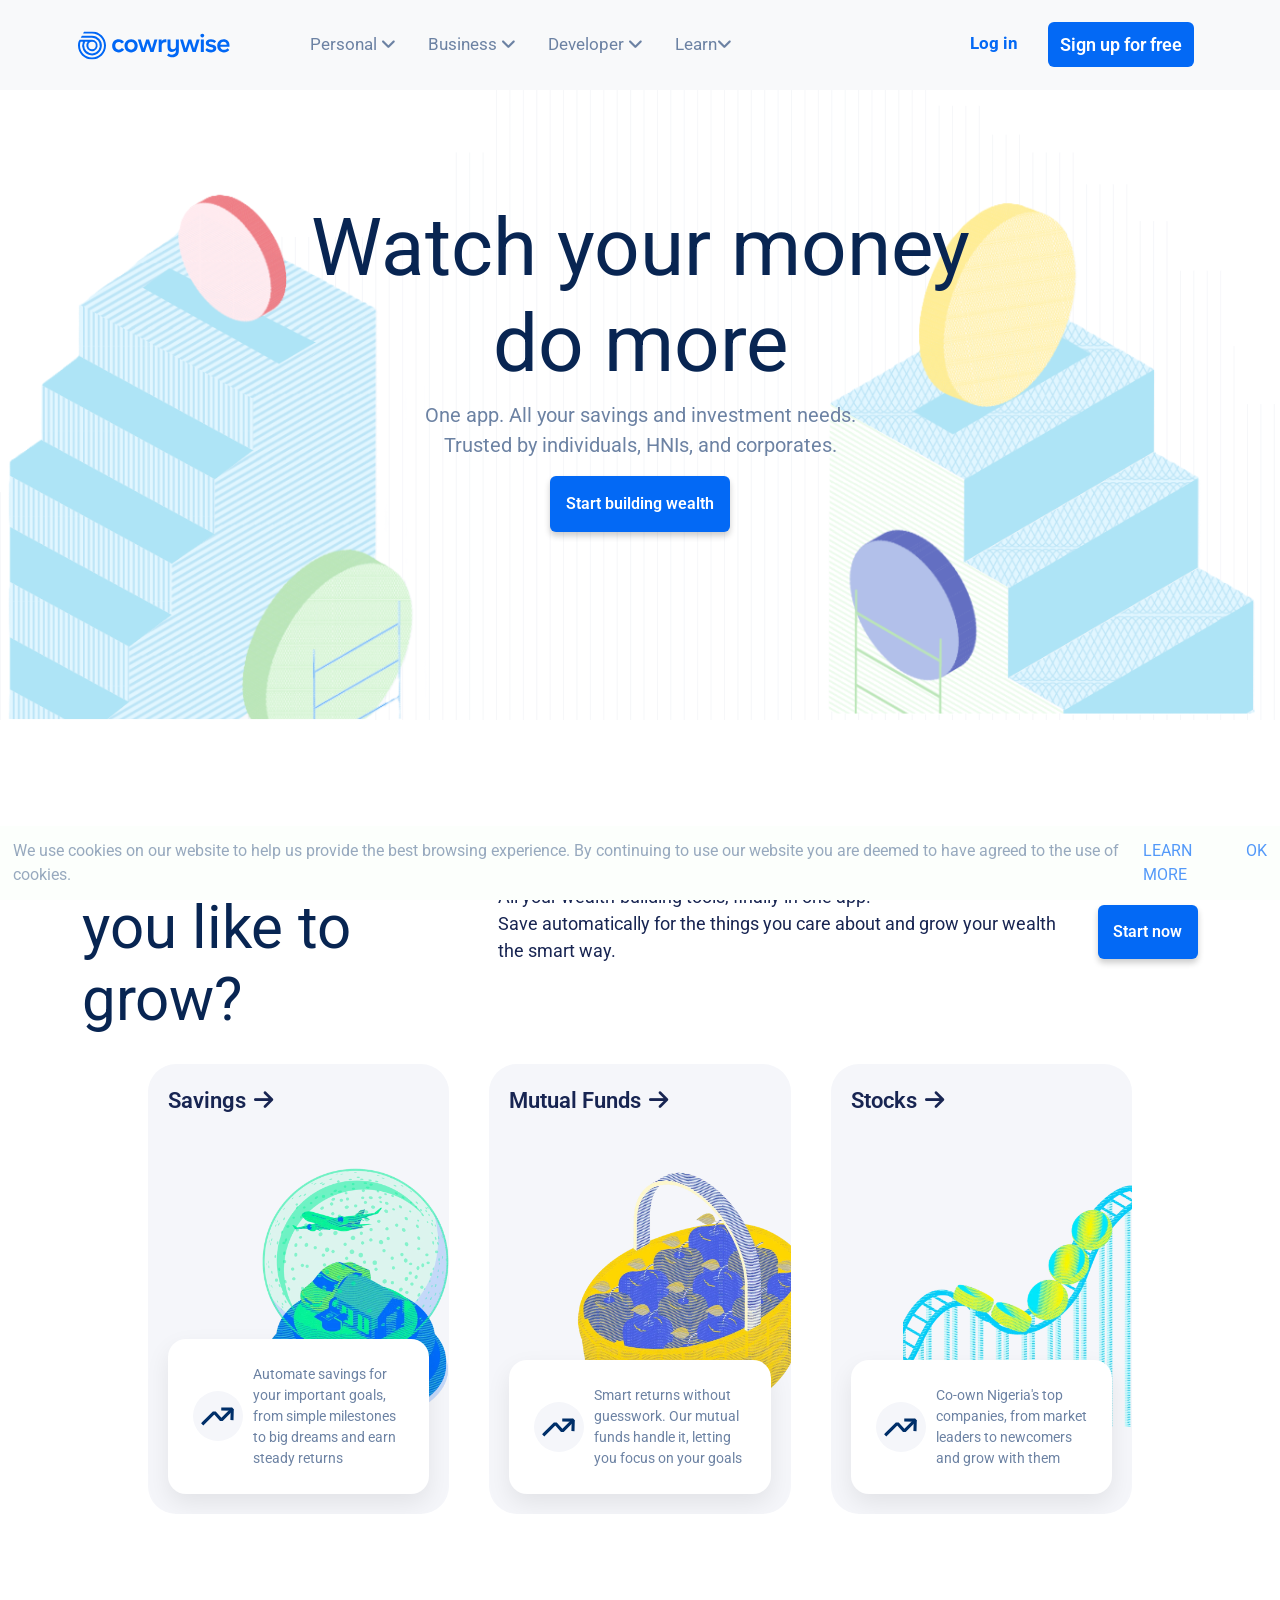
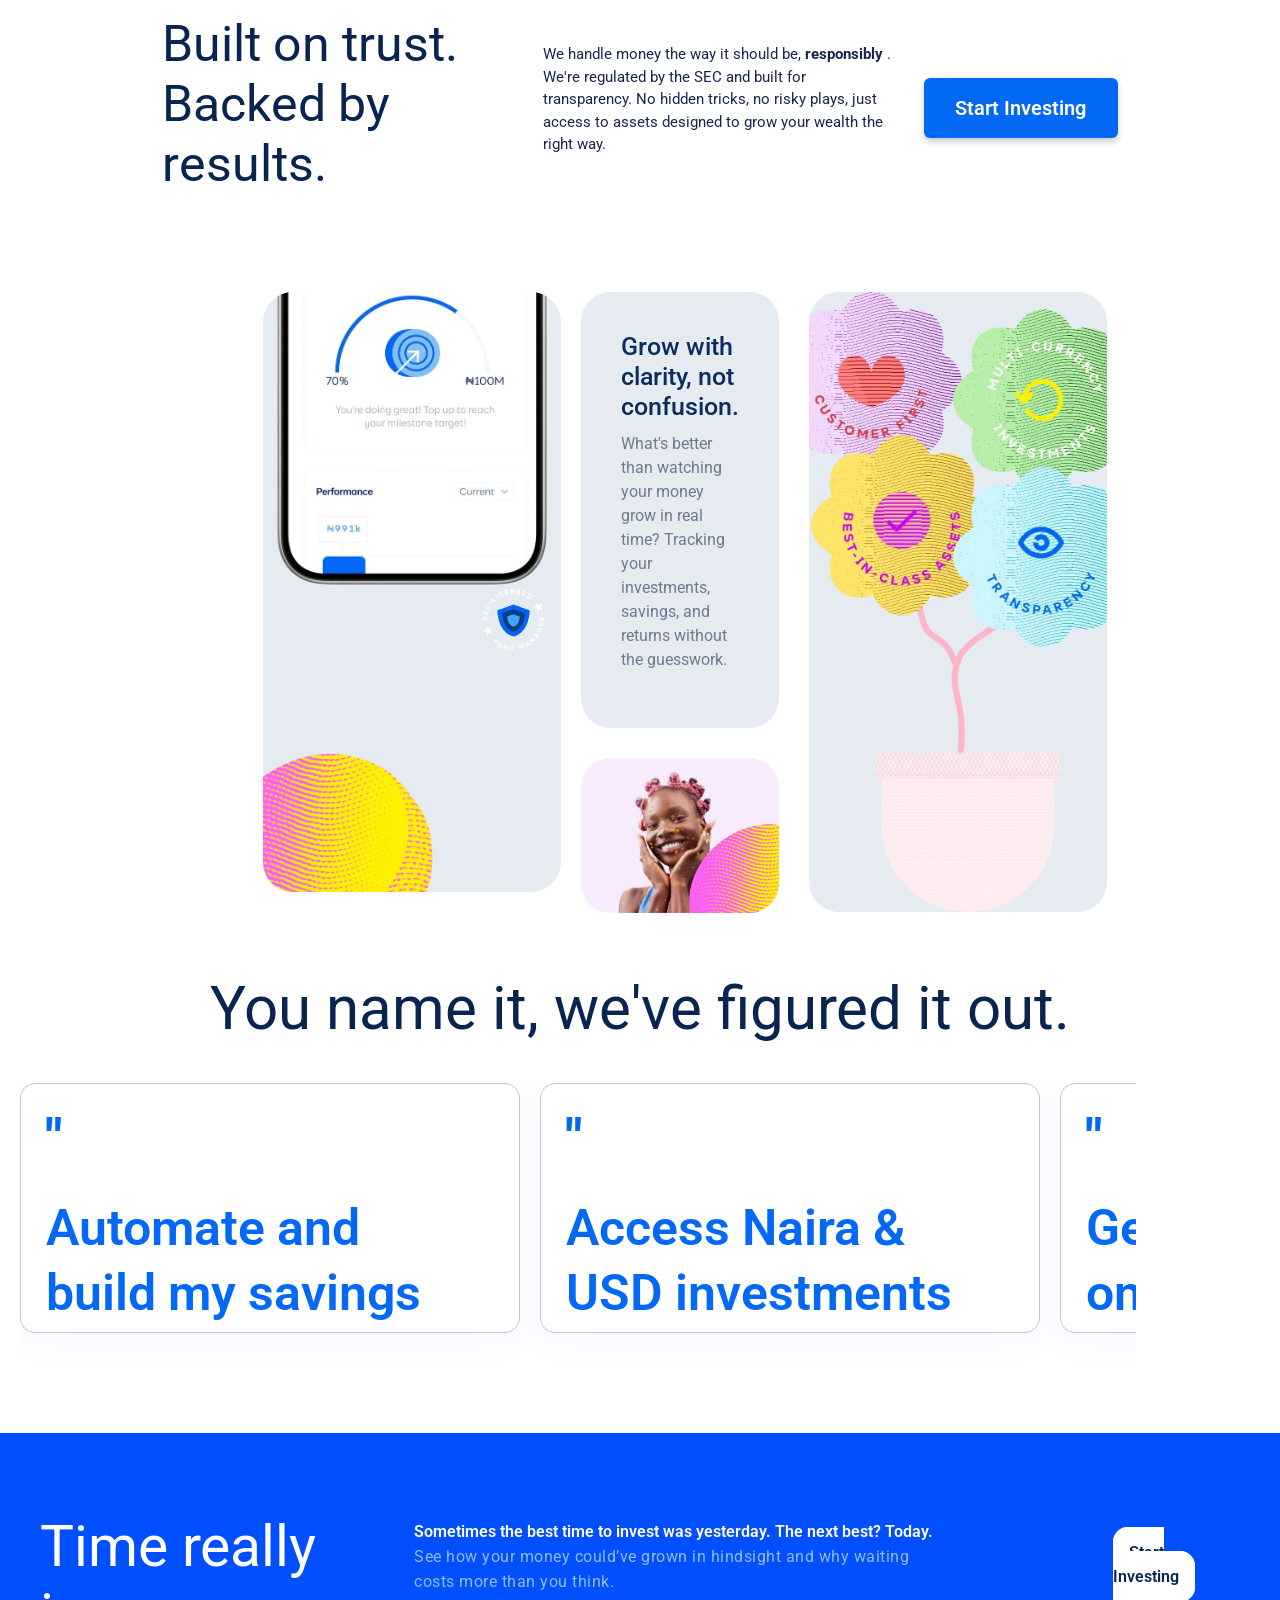
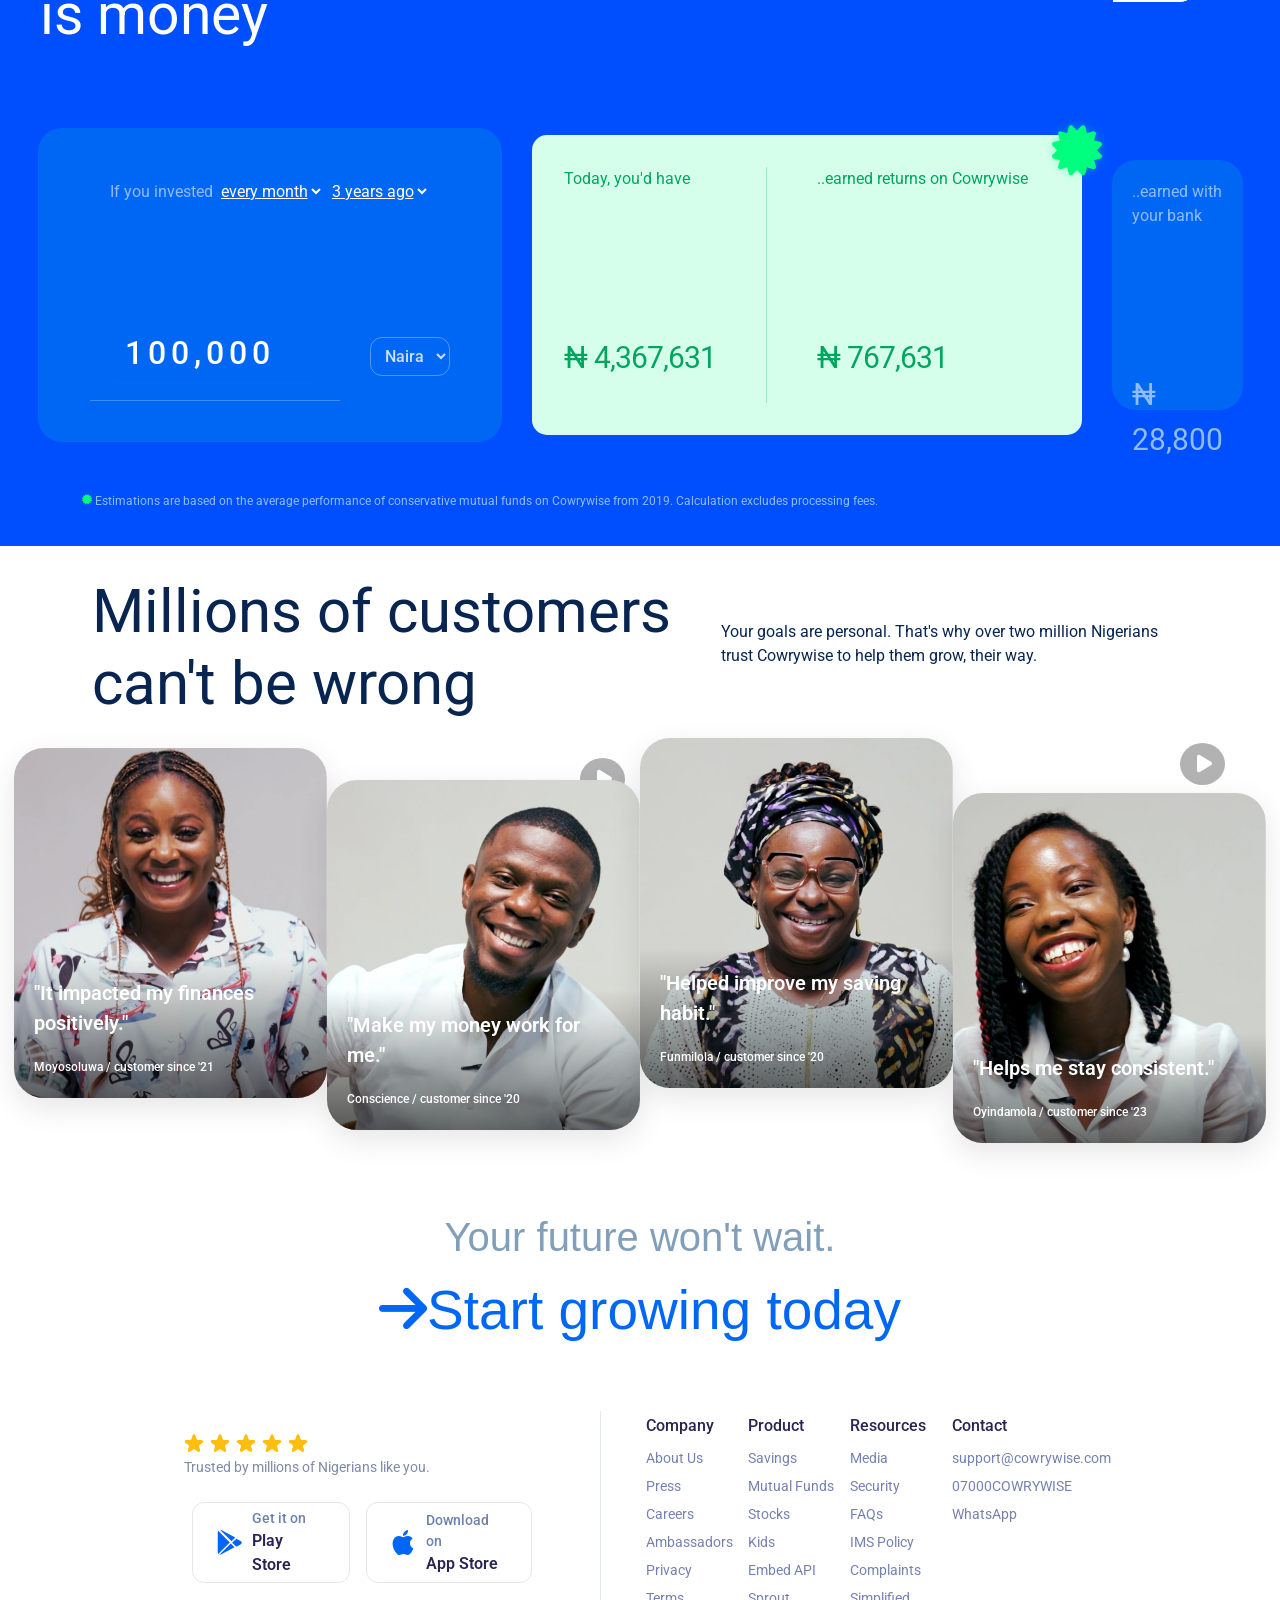
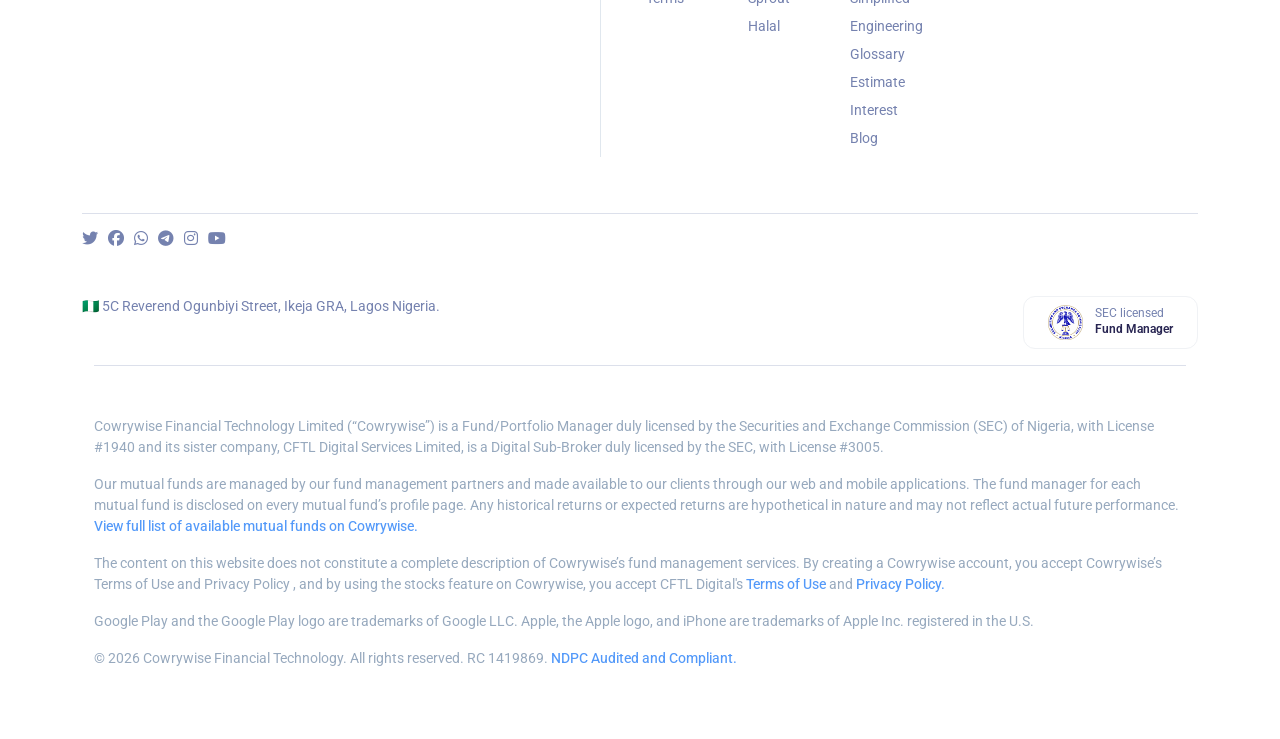
<file: index.html>
<!DOCTYPE html>
<html lang="en">

<head>
    <meta charset="UTF-8">
    <meta name="viewport" content="width=device-width, initial-scale=1.0">
    <title>Plan, Save and Invest Online | Get high returns | Cowrywise</title>
    <link rel="shortcut icon" href="IMAGES/Logo.png" type="image/x-icon">
    <link href="https://fonts.googleapis.com/css2?family=Roboto:ital,wght@0,100..900;1,100..900&display=swap"
        rel="stylesheet">
    <link href="https://fonts.googleapis.com/css2?family=Quicksand:wght@300..700&display=swap" rel="stylesheet">
    <link rel="stylesheet" href="https://cdnjs.cloudflare.com/ajax/libs/font-awesome/6.5.0/css/all.min.css">
    <link href="https://cdn.jsdelivr.net/npm/bootstrap@5.3.8/dist/css/bootstrap.min.css" rel="stylesheet"
        integrity="sha384-sRIl4kxILFvY47J16cr9ZwB07vP4J8+LH7qKQnuqkuIAvNWLzeN8tE5YBujZqJLB" crossorigin="anonymous">
    <script src="https://cdn.jsdelivr.net/npm/bootstrap@5.3.8/dist/js/bootstrap.bundle.min.js"
        integrity="sha384-FKyoEForCGlyvwx9Hj09JcYn3nv7wiPVlz7YYwJrWVcXK/BmnVDxM+D2scQbITxI"
        crossorigin="anonymous"></script>
    <link rel="stylesheet" href="style.css">
</head>

<body>
    <nav class="navbar navbar-expand-lg bg-body-tertiary sticky-top">
        <div class="container gap-5 bg-light p-2">
            <a class="navbar-brand" href="#"><img src="IMAGES/original-logo.svg" alt=""></a>

            <button class="navbar-toggler shadow-none border-0" type="button" data-bs-toggle="collapse"
                data-bs-target="#navbarSupportedContent" aria-controls="navbarSupportedContent" aria-expanded="false"
                aria-label="Toggle navigation">
                <span class="navbar-toggler-icon"></span>
            </button>


            <div class="collapse navbar-collapse p-2" id="navbarSupportedContent">
                <ul class="navbar-nav me-auto mb-2 mb-lg-0 gap-3">
                    <li class="nav-item dropdown">
                        <a class="nav-link" href="#" role="button" data-bs-toggle="dropdown" aria-expanded="false">
                            Personal <i class="fa-solid fa-angle-down"></i>
                        </a>
                        <ul class="dropdown-menu" style="width: 600px;">
                            <div class="div" style="display: flex;">

                                <div>
                                    <li><a class="dropdown-item" href="#"><img src="IMAGES/navbar savings.svg" alt=""
                                                width="30px"> Savings</a>
                                        <p class="p-1">Save and earn amazing returns</p>
                                    </li>
                                    <li><a class="dropdown-item" href="#"><img src="IMAGES/mutual funds.svg" alt=""
                                                width="30px"> Mutual Funds</a>
                                        <p class="p-1">Grow your wealth without chasing charts</p>
                                    </li>
                                    <li><a class="dropdown-item" href="#"><img src="IMAGES/stocks.svg" alt=""
                                                width="30px">
                                            Stocks <button class="button-btn">New!</button></a>
                                        <p class="p-1">Own a slice of Nigeria's top companies</p>
                                    </li>

                                </div>
                                <div class="vr"></div>

                                <div>
                                    <li><a class="dropdown-item" href="#">Growth Tools</a>
                                        <p class="p">Estimate your interest</p>
                                        <p class="p">Know your risk appetite</p>
                                        <p class="p">Plan your child's education</p>
                                    </li>
                                </div>
                            </div>
                        </ul>
                    </li>
                    <li class="nav-item dropdown">
                        <a class="nav-link" href="#" role="button" data-bs-toggle="dropdown" aria-expanded="false">
                            Business <i class="fa-solid fa-angle-down"></i>
                        </a>
                        <ul class="dropdown-menu">
                            <li><a class="dropdown-item" href="#"><img src="IMAGES/sprout.svg" alt=""
                                        width="30px">Sprout</a>
                                <p class="p-1">Put your business idle cash to work</p>
                            </li>

                        </ul>
                    </li>
                    <li class="nav-item dropdown">
                        <a class="nav-link" href="#" role="button" data-bs-toggle="dropdown" aria-expanded="false">
                            Developer <i class="fa-solid fa-angle-down"></i>
                        </a>
                        <ul class="dropdown-menu" style="width: 600px;">
                            <div class="div" style="display: flex;">

                                <div>
                                    <li><a class="dropdown-item" href="#"><img src="IMAGES/embed.svg" alt=""
                                                width="30px">
                                            Embed</a>
                                        <p class="p-1">Offer investment services in your app</p>
                                    </li>
                                    <li><a class="dropdown-item" href="#"><img src="IMAGES/docs.svg" alt=""
                                                width="30px">
                                            Docs</a>
                                        <p class="p-1">Read how to integrate the Embed API</p>
                                    </li>
                                    <li>
                                </div>
                                <div class="vr"></div>
                    </li>
                    <div>
                        <li><a class="dropdown-item" href="#">Connect</a>
                            <p class="p">Join Embed on Slack</p>
                        </li>
                    </div>
            </div>
            </ul>
            </li>
            <li class="nav-item dropdown">
                <a class="nav-link" href="#" role="button" data-bs-toggle="dropdown" aria-expanded="false">
                    Learn<i class="fa-solid fa-angle-down"></i>
                </a>
                <ul class="dropdown-menu">
                    <li><a class="dropdown-item" href="#"><img src="IMAGES/glossary.svg" alt="" width="30px">
                            Glossary</a>
                        <p class="p-1">Learn from a curation of simple money terms</p>
                    </li>
                    <li><a class="dropdown-item" href="#"><img src="IMAGES/blog.svg" alt="" width="30px">
                            Blog</a>
                        <p class="p-1">Announcements, articles and stories</p>
                    </li>
                    <li><a class="dropdown-item" href="#"><img src="IMAGES/help center.svg" alt="" width="30px">
                            Help Center</a>
                        <p class="p-1">Everything you need to use Cowrywise</p>
                    </li>
                    <li>

                    </li>

                </ul>
            </li>
            </ul>
            <form class="d-flex" role="search">
                <div class="log-in-a"><a href="login.html">Log in</a></div>
                <div class="create"><a href="createaccount.html">Sign up for free</a></div>
            </form>
        </div>
    </nav>



    <section class="section-1">
        <div class="hero-section">
            <h1>Watch your money <br> do more</h1>
            <p>One app. All your savings and investment needs. <span>Trusted by individuals, HNIs, and
                    corporates.</span></p>
            <a href="createaccount.html">Start building wealth</a>
        </div>
        <div class="bg-2">
            <img src="IMAGES/bg-one.png" alt="" class="bg-two">
        </div>
        <div class="bg-1">
            <img src="IMAGES/bg-two.png" alt="" class="bg-one">
        </div>

    </section>

    <section class="section-2">
        <div class="container">
            <div class="grow">
                <h2>How would you like to grow?</h2>
                <p>All your wealth-building tools, finally in one app. <br> Save automatically for the things you care
                    about
                    and
                    grow your wealth the smart way.</p>
                <a href="#">Start now</a>
            </div>
        </div>

        <div class="cardcovers">
            <div class="cards">
                <div class="header">
                    <span>Savings</span>
                    <span class="arrow"><i class="fa-solid fa-arrow-right"></i></span>
                </div>
                <div class="visual-1">
                    <div class="circle"></div>
                    <img src="IMAGES/house-ball.webp" alt="Illustration">
                </div>
                <div class="floating">
                    <img src="./IMAGES/angle-up-animation.svg" alt="" srcset="">
                    Automate savings for your important goals, from simple milestones to big dreams and earn steady
                    returns
                </div>
            </div>

            <div class="cards">
                <div class="header">
                    <span>Mutual Funds</span>
                    <span class="arrow"><i class="fa-solid fa-arrow-right"></i></span>
                </div>
                <div class="visual-1">
                    <div class="circle"></div>
                    <img src="IMAGES/basket.webp" alt="Illustration">
                </div>
                <div class="floating">
                    <img src="./IMAGES/angle-up-animation.svg" alt="" srcset="">
                    Smart returns without guesswork. Our mutual funds handle it, letting you focus on your goals
                </div>
            </div>

            <div class="cards">
                <div class="header">
                    <span>Stocks</span>
                    <span class="arrow"><i class="fa-solid fa-arrow-right"></i></span>
                </div>
                <div class="visual-1">
                    <div class="circle"></div>
                    <img src="IMAGES/roller.webp" alt="Illustration">
                </div>
                <div class="floating">
                    <img src="./IMAGES/angle-up-animation.svg" alt="" srcset="">
                    Co-own Nigeria's top companies, from market leaders to newcomers and grow with them
                </div>
            </div>
        </div>
    </section>

    <div class="container">

        <section class="section-3">
            <div class="sub-section-3">
                <h2>Built on trust.
                    Backed by results.</h2>
                <p>We handle money the way it should be, <strong>responsibly</strong> . We're regulated by the SEC and
                    built for
                    transparency. No hidden tricks, no risky plays, just access to assets designed to grow your wealth
                    the right way.</p>
                <a href="#">Start Investing</a>
            </div>
        </section>


        <section class="section-4">
            <div class="section-4-container">
                <div class="section-4-layout">
                    <div class="cover-card section-4-left">
                        <div class="phone-wrapper">
                            <img src="IMAGES/Phone.webp" alt="phone-image" class="phone-img">
                            <img src="IMAGES/badgeshield.svg" alt="floating badge" class="floating-badge">
                        </div>
                        <img src="IMAGES/yellow coin.webp" alt="coin" class="left-rotate">
                    </div>

                    <div class="primary-middle">
                        <div class="cover-card primary top">
                            <div class="text">
                                <h2>Grow with clarity,
                                    not confusion.</h2>
                                <p>What's better than watching your money grow in real time? Tracking your investments,
                                    savings, and returns without the guesswork.</p>
                            </div>
                        </div>

                        <div class="cover-card primary bottom">
                            <img src="IMAGES/girl.webp" alt="primary-image" class="primary-img">
                            <img src="IMAGES/yellow coin.webp" alt="coin" class="round">
                        </div>
                    </div>

                    <div class="cover-card right">
                        <img src="IMAGES/flower.webp" alt="flower" class="primary-img">
                    </div>
                </div>
            </div>
        </section>
    </div>


    <section class="section-5">
        <h2 class="section-5-h3">You name it, we've figured it out.</h2>
        <div class="section-5-slide">
            <div class="slider-track">
                <div class="card">
                    <span class="quote">"</span>
                    <h3>Automate and <br>build my savings</h3>
                </div>

                <div class="card">
                    <span class="quote">"</span>
                    <h3>Access Naira &<br>USD investments</h3>
                </div>

                <div class="card">
                    <span class="quote">"</span>
                    <h3>Get better returns <br>on my money</h3>
                </div>

                <div class="card">
                    <span class="quote">"</span>
                    <h3>Invest my <br>business cash</h3>
                </div>

                <div class="card">
                    <span class="quote">"</span>
                    <h3>Automate and <br>build my savings</h3>
                </div>

                <div class="card">
                    <span class="quote">"</span>
                    <h3>Access Naira & <br>USD investments</h3>
                </div>

                <div class="card">
                    <span class="quote">"</span>
                    <h3>Invest in mutual <br>funds easily</h3>
                </div>

                <div class="card">
                    <span class="quote">"</span>
                    <h3>Invest in stocks</h3>
                </div>

                <div class="card">
                    <span class="quote">"</span>
                    <h3>Automate <br>and build my savings</h3>
                </div>
            </div>
        </div>
    </section>

    <section class="section-6">
        <div class="sub-section-6">
            <h2>Time really is money</h2>

            <div class="time">
                <strong>Sometimes the best time to invest was yesterday. The next best? Today.</strong>
                <p>See how your money could’ve grown in hindsight and why waiting costs more than you think.</p>
            </div>

            <div class="time-1">
                <a href="#">Start Investing</a></a>
            </div>
        </div>

        <div class="section-6-cover">
            <div class="branch">
                <div class="branch-1">
                    <span>
                        If you invested
                        <select>
                            <option value="">every month</option>
                        </select>

                        <select>
                            <option value="">3 years ago</option>
                        </select>
                    </span><br><br><br><br><br><br>

                    <div class="background-1">
                        <div class="branch-2">
                            <input type="text" placeholder="100,000">
                            <hr style="color: white;">
                        </div>

                        <div class="background-2">
                            <select>
                                <option value="">Naira</option>
                            </select>
                        </div>
                    </div>
                </div>
            </div>


            <div class="today">
                <div class="today-cover">
                    <div class="starburst"><i class="fa-solid fa-certificate"></i></div>
                    <div>
                        <p>Today, you'd have
                            <br><br><br><br><br><br><br>
                            <span class="currency">₦</span>
                            <span class="number"> 4,367,631</span>
                        </p>
                    </div>

                    <div class="vr" style="color: #00a65f;"></div>

                    <div>
                        <p>..earned returns on Cowrywise
                            <br><br><br><br><br><br><br>
                            <span class="currency">₦</span>
                            <span class="number"> 767,631</span>
                        </p>
                    </div>
                </div>
            </div>


            <div class="earned">
                <span>..earned with your bank</span><br><br><br><br><br><br><br>
                <p>₦ 28,800</p>
            </div>
        </div>
        <div class="container" style="display: flex; gap: 3px;">
            <div class="star"><i class="fa-solid fa-certificate"></i></div>
            <div class="section-6-p">
                <p>Estimations are based on the average performance of conservative mutual funds on
                    Cowrywise from 2019. Calculation excludes processing fees.</p>
            </div>
        </div>
    </section>


    <section class="section-7">
        <div class="container">
            <div class="section-7-video">
                <h2>Millions of customers can't be wrong</h2>
                <div class="video-1">
                    <p>Your goals are personal. That's why over two million Nigerians trust Cowrywise to help them grow,
                        their way.</p>
                </div>
            </div>
        </div>

        <div class="testimoy-section">
            <div class="testimony-1">
                <div class="sub-testimony" style="margin-bottom: 65px;">
                    <img src="IMAGES/woman-2.jpg" alt="">
                    <div class="overlay">
                        <p>"It impacted my finances positively."</p>
                        <span>Moyosoluwa / customer since '21</span>
                    </div>
                </div>

                <i class="fa-solid fa-play"></i>

                <div class="sub-testimony">
                    <img src="IMAGES/man-1.jpg" alt="">
                    <div class="overlay">
                        <p>"Make my money work for me."</p>
                        <span>Conscience / customer since '20</span>
                    </div>
                </div>

                <i class="fa-solid fa-play" id="first-play"></i>

                <div class="sub-testimony" style="margin-bottom: 85px;">
                    <img src="IMAGES/m-woman.jpg" alt="">
                    <div class="overlay">
                        <p>"Helped improve my saving habit."</p>
                        <span>Funmilola / customer since '20 </span>
                    </div>
                </div>

                <i class="fa-solid fa-play" id="second-play"></i>

                <div class="sub-testimony" style="margin-top: 25px;">
                    <img src="IMAGES/woman-1.jpg" alt="">
                    <div class="overlay">
                        <p>"Helps me stay consistent."</p>
                        <span>Oyindamola / customer since '23</span>
                    </div>
                </div>

                <i class="fa-solid fa-play" id="third-play"></i>
            </div>
        </div>
    </section>

    <section class="section-8">
        <div class="section-8-cover">
            <div class="sub-section-8">
                <h3>Your future won't wait.</h3>
                <a href=""><i class="fa-solid fa-arrow-right"></i>Start growing today</a>
            </div>
        </div>

        <div class="section-8-contact">
            <div class="sub-section-8-contact">
                <div class="contact-1">
                    <img src="IMAGES/star.svg" alt="">
                    <p>Trusted by millions of Nigerians like you.</p>

                    <div class="store-container">
                        <a href="#" class="store-button">
                            <div class="icon">
                                <img src="IMAGES/playstore.svg" alt="Play Store">
                            </div>
                            <div class="text-container">
                                <span class="subtext">Get it on</span>
                                <span class="brand">Play Store</span>
                            </div>
                        </a>

                        <a href="#" class="store-button">
                            <div class="icon">
                                <img src="IMAGES/iphone.svg" alt="App Store">
                            </div>
                            <div class="text-container">
                                <span class="subtext">Download on</span>
                                <span class="brand">App Store</span>
                            </div>
                        </a>
                    </div>
                </div>

                <div class="vr"></div>

                <div class="contact-3">
                    <div class="contact-4">
                        <h6>Company</h6>
                        <a href=""> About Us</a>
                        <a href="">Press</a>
                        <a href="">Careers</a>
                        <a href="">Ambassadors</a>
                        <a href="">Privacy</a>
                        <a href="">Terms</a>
                    </div>


                    <div class="contact-4">
                        <h6>Product</h6>
                        <a href=""> Savings</a>
                        <a href="">Mutual Funds</a>
                        <a href="">Stocks</a>
                        <a href="">Kids</a>
                        <a href="">Embed API</a>
                        <a href="">Sprout</a>
                        <a href="">Halal</a>
                    </div>


                    <div class="contact-4">
                        <h6>Resources</h6>
                        <a href="">Media</a>
                        <a href="">Security</a>
                        <a href="">FAQs</a>
                        <a href="">IMS Policy</a>
                        <a href="">Complaints</a>
                        <a href="">Simplified</a>
                        <a href="">Engineering</a>
                        <a href="">Glossary</a>
                        <a href="">Estimate Interest</a>
                        <a href="">Blog</a>
                    </div>




                    <div class="contact-4">
                        <h6>Contact</h6>
                        <a href="">support@cowrywise.com</a>
                        <a href="">07000COWRYWISE</a>
                        <a href="">WhatsApp</a>
                    </div>
                </div>
            </div>
        </div>
    </section>

    <div class="container">
        <hr style="color: #7582af;">


        <section class="section-9">
            <div class="footer">
                <div class="socials">
                    <i class="fa-brands fa-twitter"></i>
                    <i class="fa-brands fa-facebook"></i>
                    <i class="fa-brands fa-whatsapp"></i>
                    <i class="fa-brands fa-telegram"></i>
                    <i class="fa-brands fa-instagram"></i>
                    <i class="fa-brands fa-youtube"></i>
                </div>

                <div class="sub-footer-1">
                    <p>🇳🇬 5C Reverend Ogunbiyi Street, Ikeja GRA, Lagos Nigeria.</p>
                    <div class="badge-container">
                        <div class="badge-icon">
                            <img src="IMAGES/security.png" alt="SEC Logo">
                        </div>
                        <div class="badge-text">
                            <p class="status" style="color: #7582af; font-size: 12px; font-weight: 400; margin: 0;">SEC
                                licensed</p>
                            <p class="title" style="color: #282552; font-size: 12px; font-weight: 600; margin: 0;">Fund
                                Manager</p>
                        </div>
                    </div>
                </div>
            </div>

            <div class="container">
                <hr style="color: #7582af;">


                <div class="footer-1">
                    <p>Cowrywise Financial Technology Limited (“Cowrywise”) is a Fund/Portfolio Manager duly licensed by
                        the
                        Securities and Exchange Commission (SEC) of Nigeria, with License #1940 and its sister company,
                        CFTL
                        Digital Services Limited, is a Digital Sub-Broker duly licensed by the SEC, with License #3005.
                    </p>

                    <p>Our mutual funds are managed by our fund management partners and made available to our clients
                        through our web and mobile applications. The fund manager for each mutual fund is disclosed on
                        every
                        mutual fund’s profile page. Any historical returns or expected returns are hypothetical in
                        nature
                        and may not reflect actual future performance. <a href="#">View full list of available mutual
                            funds
                            on Cowrywise.</a></p>
                    <p>The content on this website does not constitute a complete description of Cowrywise’s fund
                        management
                        services. By creating a Cowrywise account, you accept Cowrywise’s Terms of Use and Privacy
                        Policy ,
                        and by using the stocks feature on Cowrywise, you accept CFTL Digital's <a href="#">Terms of
                            Use</a>
                        and <a href="#">Privacy Policy.</a></p>
                    <p>Google Play and the Google Play logo are trademarks of Google LLC. Apple, the Apple logo, and
                        iPhone
                        are trademarks of Apple Inc. registered in the U.S.</p>
                    <p>© 2026 Cowrywise Financial Technology. All rights reserved. RC 1419869. <a href="#">NDPC Audited
                            and
                            Compliant.</a></p>
                </div>
            </div>

            <div class="last-footer">
                <span>We use cookies on our website to help us provide the best browsing experience. By continuing to
                    use
                    our website you are deemed to have agreed to the use of cookies.</span>

                <div class="learn">
                    <a href="#">LEARN MORE</a><span><a href="#">OK</a></span>
                </div>

            </div>
        </section>


</body>
<script src="script.js"></script>
<script src="https://cdn.botpress.cloud/webchat/v3.6/inject.js"></script>
<script src="https://files.bpcontent.cloud/2026/07/10/08/20260710084313-0BFXJUAE.js" defer></script>
</html>
</file>
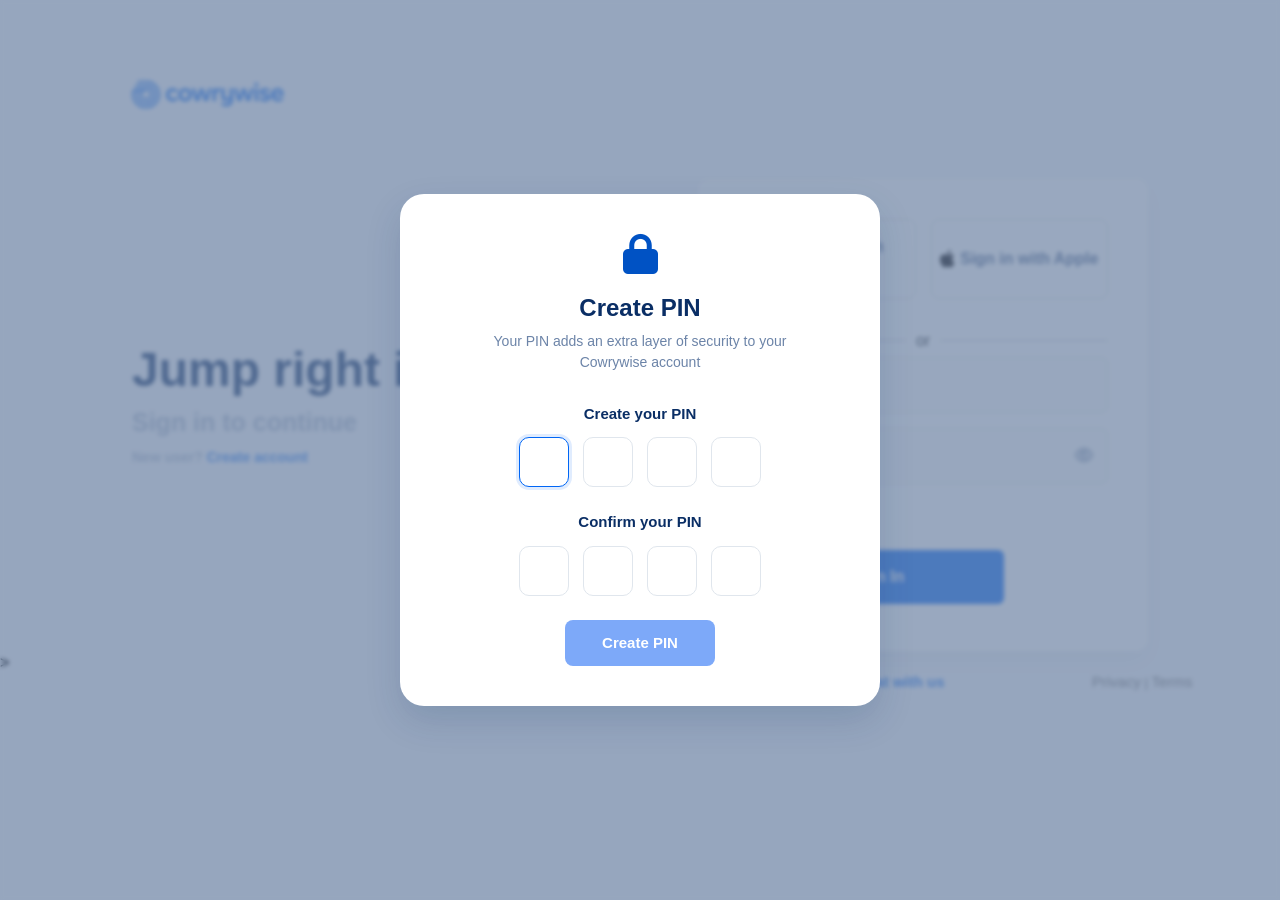
<file: pin.html>
<!DOCTYPE html>
<html lang="en">

<head>
    <meta charset="UTF-8">
    <meta name="viewport" content="width=device-width, initial-scale=1.0">
    <title>My Cowrywise | Create PIN</title>
    <link rel="shortcut icon" href="IMAGES/Logo.png" type="image/x-icon">
    <link rel="stylesheet" href="https://cdnjs.cloudflare.com/ajax/libs/font-awesome/6.5.0/css/all.min.css">
    <link href="https://cdn.jsdelivr.net/npm/bootstrap@5.3.8/dist/css/bootstrap.min.css" rel="stylesheet"
        integrity="sha384-sRIl4kxILFvY47J16cr9ZwB07vP4J8+LH7qKQnuqkuIAvNWLzeN8tE5YBujZqJLB" crossorigin="anonymous">
    <script src="https://cdn.jsdelivr.net/npm/bootstrap@5.3.8/dist/js/bootstrap.bundle.min.js"
        integrity="sha384-FKyoEForCGlyvwx9Hj09JcYn3nv7wiPVlz7YYwJrWVcXK/BmnVDxM+D2scQbITxI"
        crossorigin="anonymous"></script>
        <link rel="stylesheet" href="pin.css">
</head>

<body>
    <div class="container backdrop-container">
        <div class="image">
            <a href="#"><img src="IMAGES/original-logo.svg" alt=""></a>
        </div>

        <div class="cards">
            <div class="card-1">
                <h3>Jump right in</h3>
                <h5>Sign in to continue</h5>
                <span>New user? <a href="#">Create account</a></span>
            </div>

            <div class="card-2">
                <div class="social">
                    <button disabled><img src="IMAGES/google.svg" alt=""> Sign in with Google</button>
                    <button style="gap: 5px;" disabled><img src="IMAGES/apple.svg" alt=""> Sign in with Apple</button>
                </div>

                <div class="divider">
                    <hr>
                    <span>or</span>
                    <hr>
                </div>

                <form>
                    <div class="input">
                        <input type="email" placeholder="Email Address" disabled id="yourEmail" tabindex="-1">
                    </div>
                    <div class="input">
                        <input type="password" placeholder="Password" disabled id="yourPassword" tabindex="-1">
                        <span><i class="fa-regular fa-eye"></i></span>
                    </div>
                    <div class="password">
                        <a href="#">Forgot password?</a>
                    </div>

                    <div class="btn">
                        <button id="btn" type="button" disabled tabindex="-1">Sign In</button>
                    </div>
                </form>
            </div>

        </div>
        <div class="footer-links">
            <span>Trouble signing in? <a href="#">Chat with us</a></span>
            <div class="privacy">
                <a href="#">Privacy</a> | <a href="#">Terms</a>
            </div>
        </div>
    </div>
    <div class="pin-overlay">
        <div class="pin-modal-card">
            <div class="lock-icon-container">
<i class="fa-solid fa-lock" style="font-size: 40px; color: #0052c4;"></i>
            </div>
            <h4 class="pin-title">Create PIN</h4>
            <p class="pin-subtitle">Your PIN adds an extra layer of security to your Cowrywise account</p>

            <form id="pinForm" onsubmit="handlePinSubmit(event)">
                <div class="pin-section">
                    <label class="pin-label">Create your PIN</label>
                    <div class="pin-inputs-container" id="createPinContainer">
                        <input type="password" maxlength="1" inputmode="numeric" pattern="[0-9]*" class="pin-input create-pin-field" required autocomplete="off">
                        <input type="password" maxlength="1" inputmode="numeric" pattern="[0-9]*" class="pin-input create-pin-field" required autocomplete="off">
                        <input type="password" maxlength="1" inputmode="numeric" pattern="[0-9]*" class="pin-input create-pin-field" required autocomplete="off">
                        <input type="password" maxlength="1" inputmode="numeric" pattern="[0-9]*" class="pin-input create-pin-field" required autocomplete="off">
                    </div>
                </div>
                <div class="pin-section">
                    <label class="pin-label">Confirm your PIN</label>
                    <div class="pin-inputs-container" id="confirmPinContainer">
                        <input type="password" maxlength="1" inputmode="numeric" pattern="[0-9]*" class="pin-input confirm-pin-field" required autocomplete="off">
                        <input type="password" maxlength="1" inputmode="numeric" pattern="[0-9]*" class="pin-input confirm-pin-field" required autocomplete="off">
                        <input type="password" maxlength="1" inputmode="numeric" pattern="[0-9]*" class="pin-input confirm-pin-field" required autocomplete="off">
                        <input type="password" maxlength="1" inputmode="numeric" pattern="[0-9]*" class="pin-input confirm-pin-field" required autocomplete="off">
                    </div>
                </div>
                <div class="pin-btn-container">
                    <button type="submit" id="createPinBtn" class="pin-submit-btn" disabled>Create PIN</button>
                </div>
            </form>
        </div>
    </div>>
    <script src="script.js"></script>

    <script src="pin.js"></script>
</body>

</html>
</file>
<file: style.css>
* {
    margin: 0;
    padding: 0;
    box-sizing: border-box;
}

body {
    background-color: white;
    font-family: "Roboto", sans-serif;
}

.navbar-nav .nav-link {
    color: #6c82a3;
    font-size: 17px;
    font-weight: 400;
}

.navbar-nav .nav-link:hover {
    color: black;
}

.dropdown-menu {
    border: none;
    box-shadow: 0px 0px 10px rgba(0, 0, 0, 0.1);
    padding: 30px 40px;
}

.p-1 {
    width: 300px;
    text-align: center;
    color: #6c82a3;
    font-size: 15px;
    font-weight: 400;
}

.p-1:hover {
    color: #5ac8fa;
    cursor: pointer;
}

.button-btn {
    background-color: #5ac8fa;
    border: none;
    padding: 2px 10px;
    margin: 2px;
    border-radius: 10px;
    color: white;
    font-size: 12px;
    font-weight: 400;
}

.dropdown-item {
    color: black;
    font-size: 16px;
    font-weight: 600;
    opacity: 0.8;
    cursor: pointer;
}

.dropdown-item:hover {
    color: #5ac8fa;
}

.p {
    text-align: justify;
    margin-left: 15px;
    font-size: 15px;
    color: #6c82a3;
    font-weight: 400;
}

.p:hover {
    color: #5ac8fa;
    cursor: pointer;
}

#menu-1 {
    display: flex;
}

.log-in-a a {
    text-decoration: none;
    color: #0369f5;
    font-weight: 700;
    font-size: 17px;
}

.create a {
    background-color: #0369f5;
    color: white;
    border: none;
    font-weight: 600;
    font-size: 18px;
    border-radius: 6px;
    padding: 12px;
    text-decoration: none;
}

.d-flex {
    gap: 30px;
}
.section-1 {
    width: 100%;
    height: 70vh;
    padding: 20px;
    background: url(IMAGES/bg-lines.svg);
    background-repeat: no-repeat;
    background-position: center;
    background-size: cover;
    position: relative;
    overflow: hidden;
}

.section-1 img {
    height: 60vh;
    position: absolute;
    bottom: 0;
}

.bg-one {
    left: 0;
}

.bg-two {
    right: 0;
}

.bg-three {
    left: 0;
    max-width: 100px;
    width: 100%;
    height: 40vh;
}

.bg-four {
    right: 0;
}

.hero-section {
    width: 100%;
    padding: 20px;
    margin-top: 70px;
    display: flex;
    flex-direction: column;
    justify-content: center;
    align-items: center;
    position: relative;
    z-index: 2;
}

@keyframes scrollOut {
    from {
        opacity: 0;
        transform: translateY(40px);
    }

    to {
        opacity: 1;
        transform: translateY(0);
    }
}

.hero-section h1 {
    color: #082552;
    font-size: 80px;
    font-weight: 400;
    text-align: center;
    width: 100%;
    animation: scrollOut 0.8s ease-out both;
}

.hero-section p {
    color: #6c82a3;
    font-size: 20px;
    font-weight: 400;
    text-align: center;
    width: 450px;
    animation: scrollOut 0.8s ease-out 0.2s both;
}

.hero-section a {
    text-decoration: none;
    color: white;
    border: none;
    border-radius: 6px;
    background-color: #0369f5;
    padding: 16px;
    font-size: 16px;
    font-weight: 600;
    box-shadow: 0 4px 6px rgba(0, 0, 0, 0.2);
    cursor: pointer;
}

.section-2 {
    width: 100%;
    margin-top: 100px;
    justify-content: center;
    align-items: center;
}

.grow {
    display: flex;
    justify-content: space-around;
    align-items: center;
    gap: 30px;
}

.grow h2 {
    font-size: 60px;
    font-weight: 400;
    color: #082552;
}

.grow p {
    font-size: 18px;
    font-weight: 400;
    width: 100%;
    color: #182552;
}

.grow a {
    text-decoration: none;
    color: white;
    border: none;
    border-radius: 6px;
    background-color: #0369f5;
    padding: 15px;
    font-size: 16px;
    width: 15%;
    text-align: center;
    font-weight: 600;
    box-shadow: 0 4px 6px rgba(0, 0, 0, 0.2);
    cursor: pointer;
}

.cardcovers {
    width: 80%;
    display: flex;
    padding: 20px;
    margin: auto;
    justify-content: center;
    align-items: center;
    gap: 40px;
}

.cards {
    width: 400px;
    height: 450px;
    background-color: #f5f6fa;
    border-radius: 28px;
    border: none;
    padding: 20px;
    position: relative;
    overflow: hidden;
}

.header {
    font-size: 22px;
    font-weight: 600;
    display: flex;
    align-items: center;
    gap: 8px;
    color: #182552;
}

.visual-1 {
    position: relative;
    width: 100%;
    height: 300px;
    margin-top: 10px;
}

.visual-1 img {
    position: absolute;
    width: 100%;
    bottom: 0;
    left: 20%;
    object-fit: contain;
}

.floating {
    position: absolute;
    bottom: 20px;
    left: 20px;
    right: 20px;
    background-color: white;
    padding: 25px;
    border-radius: 18px;
    font-size: 14px;
    color: #6c82a3;
    line-height: 1.5;
    box-shadow: 0 10px 25px rgba(0, 0, 0, 0.08);
    display: flex;
    align-items: center;
    gap: 10px;
}

.floating img {
    width: 50px;
    height: 50px;
    background-color: #f5f6fa;
    border-radius: 50%;

    animation: floatUp 3s ease-in-out infinite;
}

@keyframes floatUp {
    0% {
        transform: translateY(0);
    }

    50% {
        transform: translateY(-8px);
    }

    100% {
        transform: translateY(0);

    }
}

.section-3 {
    width: 100%;
    padding: 80px;
    justify-content: space-between;
    align-items: center;
}

.sub-section-3 {
    width: 100%;
    display: flex;
    justify-content: center;
    align-items: center;
    gap: 30px;
}

.sub-section-3 h2 {
    font-size: 50px;
    font-weight: 400;
    width: 100%;
    color: #082552;
}

.sub-section-3 p {
    font-size: 15px;
    font-weight: 400;
    color: #182552;
    width: 100%;
}

.sub-section-3 a {
    text-decoration: none;
    color: white;
    border: none;
    border-radius: 6px;
    background-color: #0369f5;
    padding: 15px;
    font-size: 20px;
    width: 50%;
    text-align: center;
    font-weight: 600;
    box-shadow: 0 4px 6px rgba(0, 0, 0, 0.2);
    cursor: pointer;
}

.section-4 {
    padding: 10px 20px;
    position: relative;
    overflow: visible;
}

.section-4-container {
    width: 70%;
    margin: auto;
}

.section-4-layout {
    display: flex;
    gap: 20px;
    align-items: stretch;
}

.cover-card {
    background-color: #e6ebf2;
    border-radius: 30px;
    position: relative;
    overflow: hidden;
}

.section-4-left {
    width: 320px;
    height: 600px;
    overflow: hidden;
}

.phone-wrapper {
    position: absolute;
    inset: 0;
    display: flex;
    justify-content: center;
    align-items: flex-start;
}

.phone-img {
    position: absolute;
    top: -280px;
    left: 50%;
    transform: translateX(-50%);
    width: 100%;
    height: auto;
    object-fit: contain;
}

.floating-badge {
    position: absolute;
    bottom: 230px;
    right: 5px;
    width: 85px;
    animation: float 3s ease-in-out infinite;
}

.left-rotate {
    position: absolute;
    bottom: -80px;
    left: -50px;
    width: 220px;
    animation: spin 12s linear infinite;
}

.primary-middle {
    flex: 1;
    display: flex;
    flex-direction: column;
    gap: 30px;
}

.primary-top {
    height: 295px;
}

.primary-bottom {
    height: 295px !important;
}

.text {
    padding: 40px;
}

.text h2 {
    font-size: 25px;
    margin: 0;
    color: #0b2c5f;
}

.text p {
    margin-top: 10px;
    width: 100%;
    color: #6c7a90;
}

.primary-img {
    width: 100%;
    height: 100%;
    object-fit: cover;
}

.round {
    position: absolute;
    bottom: -60px;
    right: -60px;
    width: 150px;
    animation: spin 12s linear infinite;
}

.right {
    width: 320px;
    margin-left: -80px;
    height: 620px;
    transform: translateX(90px);
}

@keyframes spin {
    from {
        transform: rotate(0deg);
    }

    to {
        transform: rotate(360deg);
    }
}


@keyframes float {

    0%,
    100% {
        transform: translateY(0);
    }

    50% {
        transform: translateY(-10px);
    }
}

@media (max-width: 1000px) {
    .primary-layout {
        flex-direction: column;
    }

    .section-4-left,
    .primary-right {
        width: 100%;
        height: 400px;
    }

    .primary-right {
        transform: none;
        margin-top: 0;
    }
}


.section-5 {
    width: 100%;
    padding: 20px;
}

.section-5-h3 {
    width: 100%;
    padding: 30px;
    text-align: center;
    font-size: 60px;
    font-weight: 400;
    color: #082552;
}

.section-5-slide {
    overflow: hidden;
    width: 90%;

}

.slider-track {
    display: flex;
    gap: 20px;
    width: calc(300px * 6);
    animation: scroll 15s linear infinite;
}

.card {
    min-width: 500px !important;
    height: 250px;
    background-color: white;
    border-radius: 15px;
    padding: 25px;
    box-shadow: 0 10px 30px rgba(0, 102, 255, 0.05);
    border: 1px solid #c4c6c9;
    display: flex;
    flex-direction: column;
    justify-content: center;
    margin-bottom: 80px;
}

.quote {
    color: #0369f5;
    font-size: 50px;
    font-weight: 900;
    margin-top: 40px;
}

.card h3 {
    width: 100% !important;
    color: #0369f5;
    font-size: 50px;
    font-weight: 600;
    line-height: 1.3;
    margin-top: 20px;
    margin-bottom: 30px;
}

@keyframes scroll {
    0% {
        transform: translateX(0);
    }

    100% {
        transform: translateX(-50%);
    }
}

.section-6 {
    width: 100%;
    padding: 20px;
    background-color: #004fff;
}

.sub-section-6 {
    width: 100%;
    padding: 20px;
    margin: auto;
    display: flex;
    justify-content: center;
    align-items: center;
    gap: 50px;
}

.sub-section-6 h2 {
    width: 350px;
    color: white;
    margin-top: 40px;
    font-size: 57px;
    font-weight: 400;
}

.time strong {
    color: white;
    font-size: 16px;
    margin-top: 40px;
    font-weight: 600;
}

.time p {
    color: #8ebcff;
    font-size: 16px;
    font-weight: 400;
    width: 80%;
    letter-spacing: 0.5px;
    line-height: 25px;
}

.time-1 a {
    width: 20%;
    padding: 15px;
    text-decoration: none;
    font-weight: 600;
    border-radius: 15px;
    margin-top: 20px;
    color: #082552;
    background-color: white;
    border: 1px solid white
}

.section-6-cover {
    width: 100%;
    padding: 50px;
    justify-content: center;
    align-items: center;
    display: flex;
    gap: 30px;
}

.branch {
    background-color: #0067f5;
    border-radius: 24px;
    padding: 32px;
    color: white;
    display: flex;
    flex-direction: column;
    justify-content: space-between;
    min-height: 250px;
}

.branch-1 {
    width: 400px;
    padding: 20px;
    height: 250px;
    border-radius: 20px;
    text-align: center;
}

.branch-1 span {
    color: #8ebcff;
    font-size: 16px;
    font-weight: 400;
}

.branch-1 span select {
    color: #fffdfe;
    background-color: transparent;
    border-top: none;
    border-collapse: collapse;
    border: none;
    text-decoration: underline;
    border-bottom: 2px white;
}

.background-1 {
    display: flex;
    gap: 30px;
    align-items: center;
}

.branch-2 {
    width: 400px;
    height: 65px;

}

.branch-2 input {
    width: 200px;
    height: 60px;
    padding-left: 10px;
    border-top: none;
    border-left: none;
    border-right: none;
    border-color: #0369f5;
    letter-spacing: 5px;
    background-color: transparent;
}

.branch-2 input,
::placeholder {
    color: white;
    font-size: 32px;
    font-weight: 500;
    background-color: transparent;
}

.background-2 select {
    width: 80px;
    padding: 8px 10px;
    border-radius: 12px;
    border: 1px solid rgba(255, 255, 255, 0.4);
    color: white;
    text-align: center;
    background-color: transparent;
    font-weight: 500;
    display: inline-flex;
    gap: 8px;
    opacity: 0.8;
    align-items: center
}

.today-cover {
    width: 550px;
    height: 300px;
    padding: 32px;
    display: flex;
    position: relative;
    flex: 2;
    gap: 50px;
    border-radius: 15px;
    background-color: #d6ffeb;
}

.starburst {
    position: absolute;
    top: -20px;
    right: -20px;
    color: #00ff7f;
    font-size: 50px;
    filter: blur(1px);
    filter: drop-shadow(0 0 5px rgba(0, 255, 127, 0.3));
    animation: spin 12s linear infinite;
}

.today-cover p {
    font-size: 16px;
    font-weight: 400;
    color: #00a65f;
}

.number {
    font-size: 30px;
    font-weight: 400;
    align-items: flex-start;
    color: #00a65f;
    letter-spacing: -1px;
}

.currency {
    font-size: 30px;
    margin-bottom: 50px;
    margin-right: 2px;
    font-weight: 400;
}

.earned {
    background-color: #0067f5;
    border-radius: 24px;
    padding: 20px;
    color: #8ebcff;
    width: 350px;
    height: 250px;
}

.earned span {
    color: #8ebcff;
    font-size: 16px;
    font-weight: 400;
}

.earned p {
    font-size: 30px;
}

.section-6-p {
    color: #8ebcff;
    font-size: 12px;
    font-weight: 400
}

.star {
    color: #00ff7f;
    font-size: 10px;
}


.section-7 {
    width: 100%;
    padding: 20px;
}

.section-7-video {
    width: 100%;
    padding: 10px;
    background-color: white;
    display: flex;
    justify-content: center;
    align-items: center;
    gap: 25px;
}

.section-7-video h2 {
    font-size: 60px;
    font-weight: 400;
    color: #082552;
}

.section-7-video p {
    font-size: 16px;
    width: 100%;
    font-weight: 400;
    color: #082552;
}

.testimony-section {
    width: 100%;
    padding: 40px;
    overflow: hidden;
    align-items: flex-start;
}

.testimony-1 {
    width: 100%;
    display: flex;
    align-items: center;
    justify-content: center;
    position: relative;
}

.sub-testimony {
    position: relative;
    width: 313px;
    height: 350px;
    border-radius: 30px;
    overflow: hidden;
    flex-shrink: 0;
    cursor: pointer;
    transition: all 300ms ease-in-out;
    box-shadow: 0 10px 30px rgba(0, 0, 0, 0.1);
}

.sub-testimony img {
    width: 100%;
    height: 100%;
    object-fit: cover;
}

.sub-testimony:hover {
    transform: scale(1.1) translateY(-40px);
    filter: grayscale(20%);
    box-shadow: 0 20px 40px rgba(0, 0, 0, 0.3);
}

.fa-play {
    position: absolute;
    top: 20px;
    left: 560px;
    border-radius: 50%;
    cursor: pointer;
    width: 45px;
    backdrop-filter: blur(10px);
    height: 42px;
    background-color: #B2B2B2;
    font-size: 20px;
    display: inline-flex;
    padding-left: 3px;
    align-items: center;
    justify-content: center;
    color: white;
}

#first-play {
    position: absolute;
    top: 50px;
    left: 870px;
}

#second-play {
    position: absolute;
    top: 5px;
    left: 1160px;
}

#third-play {
    position: absolute;
    top: 65px;
    left: 1450px;
}

.overlay {
    position: absolute;
    bottom: 0;
    padding: 20px;
    color: white;
    background: linear-gradient(to top, rgba(0, 0, 0, 0.6), transparent);
    width: 100%;
}

.overlay p {
    font-size: 20px;
    font-weight: 600;
    width: 100%;
}

.overlay span {
    font-size: 12px;
    font-weight: 500;
    opacity: o.2;
}


.section-8-cover {
    width: 80%;
    padding: 20px;
    ;
    margin: auto;

}

.sub-section-8 {
    display: flex;
    justify-content: center;
    align-items: center;
    flex-direction: column;
    font-family: 'Segoe UI', Tahoma, Geneva, Verdana, sans-serif;
}

.sub-section-8 h3 {
    color: #829fba;
    font-size: 40px;
    font-weight: 500;
}

.sub-section-8 a {
    width: 100%;
    text-align: center;
    text-decoration: none;
    font-size: 55px;
    color: #0067f5;
}

.section-8-contact {
    width: 100%;
    padding: 20px;
    background-color: white;
}

.sub-section-8-contact {
    width: 80%;
    padding: 20px;
    margin: auto;
    display: flex;
    justify-content: center;
    gap: 40px
}

.vr {
    color: #829fba;
}

.contact-1 {
    width: 80%;
    padding: 20px;
    height: 250px;
}

.contact-1 p {
    color: #7f8aa6;
    font-size: 14px;
    font-weight: 400;
}

.store-container {
    display: flex;
    gap: 16px;
    padding: 8px;
    background-color: white;
}

.store-button {
    display: flex;
    align-items: center;
    gap: 10px;
    padding: 5px 24px;
    background-color: #ffffff;
    border: 1px solid #e5e7eb;
    border-radius: 12px;
    text-decoration: none;
}

.icon img {
    width: 25px;
    height: 25px;
    display: block;
}

.text-container {
    display: flex;
    flex-direction: column;
}

.subtext {
    font-size: 14px;
    color: #6c82ac;
    font-weight: 500;
}

.brand {
    font-size: 16px;
    color: #282552;
    font-weight: 600;
}

.contact-3 {
    width: 100%;
    padding: 5px;
    display: flex;
}

.contact-4 {
    width: 100%;
    display: flex;
    flex-direction: column;
}

.contact-4 h6 {
    color: #282552;
    font-size: 16px;
    font-weight: 500;
}

.contact-4 a {
    text-decoration: none;
    color: #7582af;
    font-size: 14px;
    font-weight: 400;
    line-height: 2;
}

.socials {
    display: flex;
    gap: 10px;
    color: #7582af;
}

.sub-footer-1 {
    width: 100%;
    display: flex;
    margin-top: 50px;
    justify-content: space-between;
}

.sub-footer-1 p {
    color: #7582af;
    font-size: 14px;
    font-weight: 400;
}

.badge-container {
    display: inline-flex;
    align-items: center;
    gap: 12px;
    padding: 8px 24px;
    background-color: #ffffff;
    border: 1px solid #f0f2f5;
    border-radius: 12px;
}

.badge-icon img {
    width: 35px;
    height: auto;
    display: block;
}

.badge-text {
    display: flex;
    flex-direction: column;
    line-height: 1.3;
}

.footer-1 {
    width: 100%;
    margin-top: 50px;
    color: #97a9be;
    font-size: 14px;
    font-weight: 400;
    margin-bottom: 70px;
}

.footer-1 a {
    text-decoration: none;
    color: #5399f9;
    font-weight: 450;
}

.last-footer {
    width: 100%;
    padding: 10px;
    background-color: rgb(252, 255, 252);
    display: flex;
    color: #97a9be;
    align-items: center;
    border: 3px solid rgb(252, 255, 252);
    justify-content: space-around;
    position: fixed;
    bottom: 0;
    right: 0;
}

.learn {
    display: flex;
    gap: 10px;
    ;
}

.learn a {
    text-decoration: none;
    color: #5399f9;
}








@media screen and (min-width: 768px) and (max-width: 1024px) {
    body {
        overflow-x: hidden;
    }

    .hero-section h1 {
        font-size: 55px;
    }

    .hero-section p {
        width: 100%;
        max-width: 600px;
    }

    .grow {
        flex-direction: column;
        text-align: center;
        gap: 30px;
    }

    .grow a {
        width: auto;
        padding: 15px 40px;
    }

    .cardcovers {
        flex-direction: column;
        width: 100%;
        align-items: center;
    }

    .sub-section-3 {
        flex-direction: column;
        text-align: center;
        gap: 20px;
    }

.floating-badge{
    display: none;
}

    .sub-section-3 h2 {
        font-size: 40px;
    }

    .sub-section-3 a {
        width: auto;
        padding: 15px 40px;
    }

    .section-4-layout {
        flex-direction: column;
        align-items: center;
        gap: 40px;
    }

    .section-4-left,
    .right {
        width: 100%;
        max-width: 600px;
        transform: translateX(0);
        margin-left: 0;
    }

    .section-6-cover {
        flex-wrap: wrap;
        justify-content: center;
    }

    .branch-1,
    .background-2,
    .today-cover,
    .earned {
        width: 100%;
        max-width: 500px;
    }

    .time-1 a {
        width: auto;
        padding: 15px 40px;
    }

    .sub-section-8 a {
        font-size: 28px;
    }

    .contact-3 {
        grid-template-columns: 1fr;
    }
}

@media screen and (max-width: 768px) {
    body {
        overflow-x: hidden;
    }

    .navbar {
        width: 100%;
        padding: 20px;
        position: sticky;
        top: 0;
        z-index: 100;
    }


    .section-1 {
        background: none;
    }

    .page-1 {
        width: 100%;
        height: 70vh;
    }

    .section-1 {
        height: auto;
        width: 100%;
        padding-bottom: 50px;
    }

    .section-1 img {
        display: none;
    }

    .hero-section {
        margin-top: 30px;
        padding: 20px;
        width: 100%;
    }

    .hero-section h1 {
        font-size: 35px;
        width: 100%;
        margin-top: 20px;
        font-weight: 400;
    }

    .hero-section p {
        font-size: 15px;
        width: 100%;
    }

    .hero-section a {
        padding: 15px;
        box-shadow: 5px 5px 5px 5px rgba(0, 0, 0, 0.1);
    }

    .section-2 {
        width: 100%;
    }

    .grow {
        width: 100%;
        padding: 0px 10px;
        flex-direction: column;
    }

    .grow h2 {
        font-size: 40px;
        font-weight: 400;
    }

    .grow p {
        font-size: 16px;
        width: 100%;
    }

    .grow a {
        width: 50%;
        padding: 10px;
        margin: 0 auto;
    }


    .cardcovers {
        flex-direction: column;
        padding: 20px;
        margin: auto;
        gap: 30px;
        width: 100%;
    }

    .visual-1 img {
        position: absolute;
        width: 100%;

    }

    .cards {
        width: 100%;
        max-width: 350px;
        height: auto;
        min-height: 400px;
    }

    .section-3 {
        width: 100%;
        padding: 10px;
    }

    .sub-section-3 {
        width: 100%;
        padding: 20px;
        flex-direction: column;
        gap: 20px;
    }

    .sub-section-3 h2 {
        width: 100%;
        font-size: 38px;
    }

    .sub-section-3 p {
        width: 100%;
        font-size: 16px;
    }

    .sub-section-3 a {
        width: 60%;
        padding: 10px;
        margin: 0 auto;
        background-color: #0067f5;
        border: 1px solid #0067f5;
        border-radius: 10px;
        text-decoration: none;
        color: white;
        text-align: center;
        font-weight: 600;
    }

    .section-4 {
        width: 100%;
        padding: 10px;
    }

    .section-4-layout {
        flex-direction: column;
    }

    .section-4-left,
    .right {
        width: 100%;
        height: 590px;
    }

    .phone-img {
        top: -210px;
    }

    .left-rotate {
        width: 200px;
    }


    .text h2 {
        width: 100%;
        font-size: 20px;
    }

    .text p {
        width: 100%;
        font-size: 12px;
        font-weight: 500;
    }


    .section-5-h3 {
        width: 100%;
        font-size: 35px;
    }

    .card {
        min-width: 300px !important;
    }

    .card h3 {
        font-size: 28px !important;
    }

    .section-6 {
        width: 100%;
        padding: 20px;
        flex-direction: column;
        gap: 20px;
        overflow: hidden;
    }

    .sub-section-6 {
        flex-direction: column;
        width: 100%;
        overflow: hidden;
    }

    .sub-section-6 h2 {
        font-size: 35px;
        width: 100%;
        font-weight: 500;
    }

    .sub-section-6 p {
        font-size: 15px;
        width: 100%;
        font-weight: 400;
    }

    .time-1 a {
        margin: 0 auto;
        width: 100%;
    }

    .section-6-cover {
        flex-direction: column;
        padding: 20px;
        width: 100%;
        margin: auto;
    }

    .branch {
        width: 100%;
        height: 300px;
        padding: 10px;
        margin: auto;
        min-height: 250px;
    }

    .branch-1 {
        width: 100%;
    }

    .background-2 {
        width: 100%;
    }

    .today-cover p {
        font-size: 11px;
        width: 115px;
        font-weight: 600;
    }

    .today-cover p span {
        font-size: 22px;
        font-weight: 700;
    }

    .earned,
    .today-cover {
        width: 100%;
        height: auto;
    }

    .testimony-1 {
        flex-direction: column;

    }

    .sub-testimony {
        width: 100%;
        max-width: 313px;
        margin-top: 40px;
    }

    .fa-play {
        display: none;
    }

    #first-play,
    #second-play,
    #third-play {
        display: none;
    }

    .section-7 {
        width: 100%;
        flex-direction: column;
    }

    .section-7-video {
        width: 100%;
        flex-direction: column;
    }

    .section-7-video h2 {
        width: 100%;
        font-size: 25px;
        font-weight: 500;
    }

    .video-1 {
        width: 100%;
    }



    .section-8 {
        flex-direction: column;
    }

    .section-8-cover {
        width: 100%;
        flex-direction: column;
    }

    .sub-section-8 h3 {
        width: 100%;
        font-size: 35px;
        font-weight: 500;
    }

    .sub-section-8 a {
        width: 100%;
        font-size: 35px;
        text-align: justify;
        font-weight: 400;
    }

    .sub-section-8 a i {
        display: none;
    }

    .section-8-contact {
        flex-direction: column;
    }

    .sub-section-8-contact {
        flex-direction: column;
        width: 100%;
    }

    .contact-1 {
        width: 100%;
    }



    .store-container {
        width: 200px;
        height: 80px;
        padding: 12px 16px;
    }

    .store-button {
        display: flex;
        align-items: center;
        gap: 10px;
    }

    .icon img {
        width: 15px;
    }

    .sub-footer-1 {
        flex-direction: column-reverse;
    }

    .sub-footer-1 p {
        width: 100%;
        font-size: 17px;
        margin-top: 20px;
    }

    .badge-container {
        align-items: center;
        gap: 10px;
        width: 50%;
        box-shadow: 0px 0px 10px rgba(0, 0, 0, 0.05);
        padding: 10px;
    }

    .store-container {
        width: 100%;
        max-width: 450px;
        height: 80px;
        padding: 12px 16px;
        overflow: hidden;
    }

    .store-button {
        display: flex;
        align-items: center;
        gap: 10px;
    }

    .icon img {
        width: 15px;
    }

    .contact-3 {
        display: grid;
        padding: 2px 10px;
        grid-template-columns: 1fr 1fr;
        gap: 30px;
        width: 100%;
    }

    .last-footer {
        display: none;
    }
}
</file>
<file: pin.css>
* {
            margin: 0;
            padding: 0;
            box-sizing: border-box;
        }

        body {
            background-color: #f4f7fa;
            font-family: "Onest", sans-serif;
            overflow: hidden; 
        }

        .backdrop-container {
            opacity: 0.5;
            pointer-events: none;
            user-select: none;
        }

        .image img {
            padding: 50px;
            margin-top: 30px;
        }

        .cards {
            display: flex;
            justify-content: space-between;
            align-items: center;
            padding: 0px 50px;
        }

        .card-1 h3 {
            color: #0a2e65;
            font-size: 48px;
            font-weight: 700;
        }

        .card-1 h5 {
            color: #adbacd;
            font-size: 25px;
            font-weight: 700;
        }

        .card-1 span {
            color: #adbacd;
            font-size: 14px;
            font-weight: 600;
            margin-top: 15px;
        }

        .card-1 span a {
            text-decoration: none;
            color: #0066f5;
            font-size: 14px;
            font-weight: 600;
            opacity: 0.8;
        }

        .card-2 {
            background: white;
            padding: 40px;
            border-radius: 12px;
            margin-top: 20px;
            box-shadow: 0 10px 25px rgba(0, 0, 0, 0.05);
            width: 100%;
            max-width: 450px;
        }

        .social {
            display: grid;
            grid-template-columns: 1fr 1fr;
            gap: 15px;
            margin-bottom: 25px;
        }

        .social button {
            background: white;
            border: 1px solid #e0e0e0;
            padding: 15px 4px;
            border-radius: 8px;
            color: #49648d;
            font-weight: 600;
            display: flex;
            align-items: center;
            justify-content: center;
        }

        .divider {
            display: flex;
            align-items: center;
            gap: 10px;
            justify-content: center;
        }

        .divider hr {
            width: 50%;
        }

        .input {
            margin-bottom: 15px;
            position: relative;
        }

        .input input {
            width: 100%;
            padding: 15px;
            border: 1px solid #e0e0e0;
            border-radius: 6px;
            font-size: 16px;
            opacity: 0.8;
        }

        .input span {
            position: absolute;
            right: 15px;
            top: 50%;
            transform: translateY(-50%);
            color: #49648d;
            opacity: 0.8;
        }

        .password a {
            color: #0066f5;
            text-decoration: none;
            font-weight: 600;
            font-size: 15px;
            opacity: 0.9;
        }

        .btn button {
            padding: 15px 100px;
            background-color: #0066f5;
            border: none;
            border-radius: 6px;
            color: white;
            font-size: 16px;
            font-weight: 600;
            margin-top: 20px;
        }

        .footer-links {
            margin-top: 20px;
            display: flex;
            justify-content: space-between;
            width: 450px;
            color: #666;
            font-size: 13px;
            position: absolute;
            left: 58%;
        }

        .footer-links a {
            color: #0066f5;
            text-decoration: none;
            font-weight: 600;
            font-size: 15px;
            opacity: 0.9;
        }

        .privacy a {
            color: #666;
            text-decoration: none;
            font-weight: 400;
            font-size: 15px;
        }


        .pin-overlay {
            position: fixed;
            top: 0;
            left: 0;
            width: 100%;
            height: 100%;
            background-color: rgba(10, 46, 101, 0.4);
            backdrop-filter: blur(2px);
            display: flex;
            justify-content: center;
            align-items: center;
            z-index: 1000;
        }

        .pin-modal-card {
            background-color: #ffffff;
            width: 90%;
            max-width: 480px;
            padding: 40px;
            border-radius: 24px;
            box-shadow: 0 15px 35px rgba(10, 46, 101, 0.15);
            text-align: center;
            animation: pinPop 0.35s cubic-bezier(0.34, 1.56, 0.64, 1);
        }

        @keyframes pinPop {
            from {
                opacity: 0;
                transform: scale(0.9) translateY(10px);
            }
            to {
                opacity: 1;
                transform: scale(1) translateY(0);
            }
        }

        .lock-icon-container {
            margin-bottom: 18px;
        }

        .lock-icon-container svg {
            display: block;
            margin: 0 auto;
        }

        .pin-title {
            color: #0a2e65;
            font-size: 24px;
            font-weight: 700;
            margin-bottom: 8px;
        }

        .pin-subtitle {
            color: #6c84a8;
            font-size: 14px;
            line-height: 1.5;
            margin-bottom: 30px;
            font-weight: 400;
            max-width: 320px;
            margin-left: auto;
            margin-right: auto;
        }

        .pin-section {
            margin-bottom: 24px;
        }

        .pin-label {
            display: block;
            color: #0a2e65;
            font-size: 15px;
            font-weight: 600;
            margin-bottom: 12px;
        }

        .pin-inputs-container {
            display: flex;
            justify-content: center;
            gap: 14px;
        }

        .pin-input {
            width: 50px;
            height: 50px;
            border: 1.5px solid #e0e6ed;
            border-radius: 10px;
            text-align: center;
            font-size: 22px;
            font-weight: 700;
            color: #0a2e65;
            background-color: #ffffff;
            box-sizing: border-box;
            transition: all 0.2s ease-in-out;
            outline: none;
        }

        .pin-input:focus {
            border-color: #0066f5;
            box-shadow: 0 0 0 3px rgba(0, 102, 245, 0.12);
        }

        .pin-btn-container {
            margin-top: 10px;
        }

        .pin-submit-btn {
            width: auto;
            min-width: 150px;
            padding: 12px 30px;
            background-color: #7da9f9; 
            color: white;
            font-size: 15px;
            font-weight: 600;
            border: none;
            border-radius: 8px;
            cursor: not-allowed;
            transition: all 0.25s ease;
        }

        .pin-submit-btn.active {
            background-color: #0066f5;
            cursor: pointer;
            box-shadow: 0 4px 15px rgba(0, 102, 245, 0.25);
        }

        .pin-submit-btn.active:hover {
            background-color: #0052c4;
            transform: translateY(-1px);
        }

        .pin-submit-btn.active:active {
            transform: translateY(1px);
        }

        @media screen and (max-width: 768px) {
            .cards {
                flex-direction: column;
                padding: 0px 20px;
            }

            .card-1 {
                margin-top: 5px;
            }

            .footer-links {
                flex-direction: column;
                align-items: center;
                gap: 10px;
                position: static;
                margin-top: 30px;
                margin-bottom: 20px;
            }

            .social {
                display: flex;
                flex-direction: column;
            }

            .btn {
                margin-top: 20px;
            }

            .pin-modal-card {
                padding: 30px 20px;
            }

            .pin-input {
                width: 44px;
                height: 44px;
                font-size: 18px;
            }
        }
</file>
